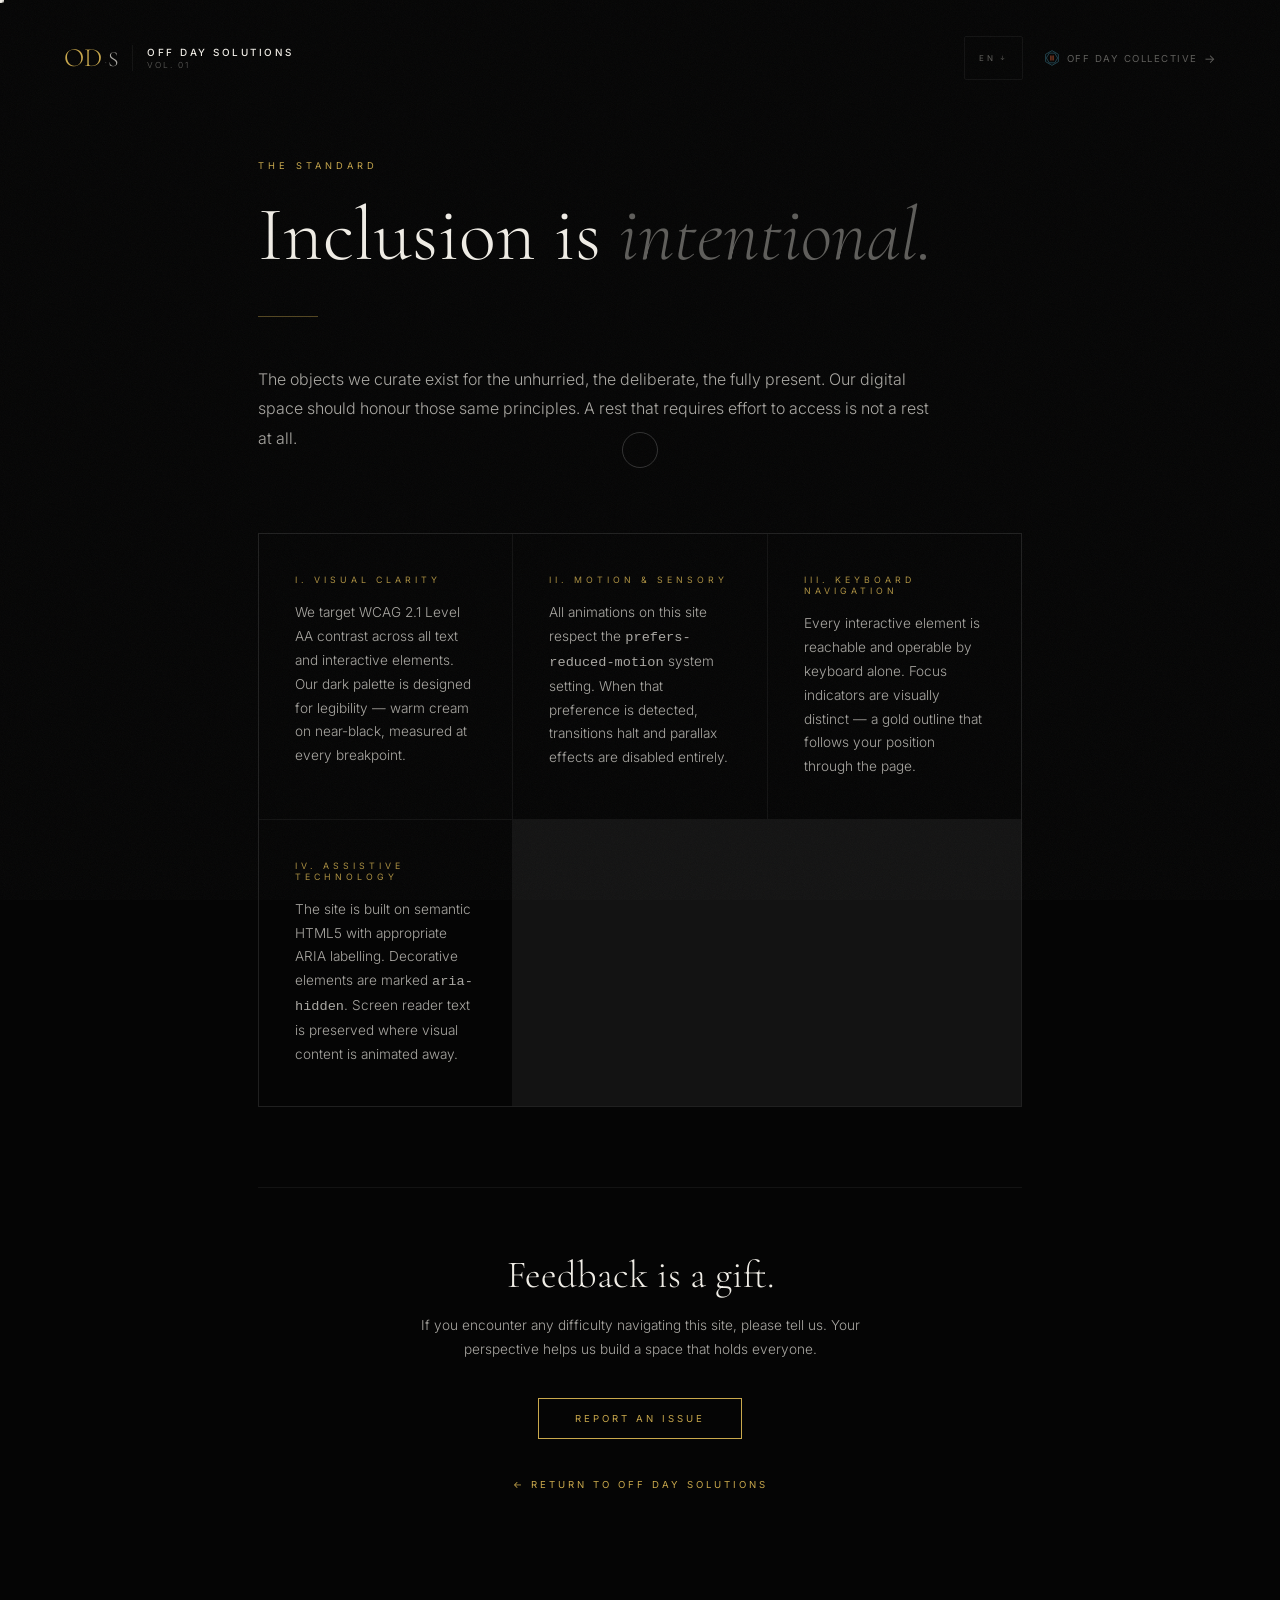
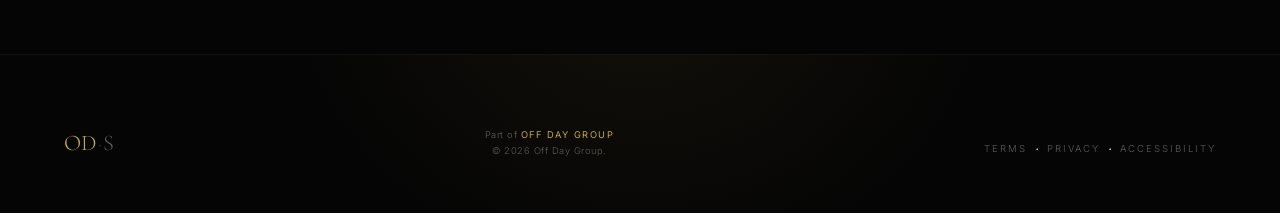
<file: accessibility/index.html>
<!DOCTYPE html>
<html lang="en">
<head>
    <meta charset="UTF-8">
    <meta name="viewport" content="width=device-width, initial-scale=1.0">
    <link rel="icon" type="image/svg+xml" href="data:image/svg+xml,<svg xmlns='http://www.w3.org/2000/svg' viewBox='0 0 32 32'><rect width='32' height='32' rx='4' fill='%23050505'/><text x='50%25' y='54%25' dominant-baseline='middle' text-anchor='middle' font-family='serif' font-size='14' fill='%23C9A84C'>OD</text></svg>">
    <title>Accessibility | Off Day Solutions</title>
    <meta name="robots" content="index, follow">
    <link rel="canonical" href="https://offday.solutions/accessibility">
    <meta name="description" content="Off Day Solutions' commitment to digital inclusion. Clarity and rest should be accessible to everyone.">
    <meta property="og:title" content="Accessibility | Off Day Solutions">
    <meta property="og:description" content="Clarity and rest should be accessible to everyone.">
    <meta property="og:url" content="https://offday.solutions/accessibility">
    <meta property="og:image" content="https://offday.solutions/og-image.jpg">
    <meta property="og:image:width" content="1200">
    <meta property="og:image:height" content="630">

    <link rel="preconnect" href="https://fonts.googleapis.com">
    <link rel="preconnect" href="https://fonts.gstatic.com" crossorigin>
    <link href="https://fonts.googleapis.com/css2?family=Cormorant+Garamond:ital,wght@0,300;0,400;1,300;1,400&family=Inter:wght@300;400;500&display=swap" rel="stylesheet">
    <link rel="stylesheet" href="../css/style.css">

    <style>
        .subpage-main {
            max-width: 860px;
            margin: 0 auto;
            padding: 160px 48px 80px;
        }
        .subpage-label {
            display: block;
            font-family: 'Inter', sans-serif;
            font-size: 0.58rem;
            font-weight: 400;
            letter-spacing: 4px;
            text-transform: uppercase;
            color: var(--accent-gold);
            margin-bottom: 24px;
        }
        .subpage-title {
            font-family: 'Cormorant Garamond', serif;
            font-size: clamp(2.8rem, 6vw, 5rem);
            font-weight: 300;
            line-height: 1.05;
            color: var(--text-main);
            margin-bottom: 40px;
        }
        .subpage-title em { font-style: italic; color: var(--text-muted); }
        .subpage-divider {
            width: 60px;
            height: 1px;
            background: var(--accent-gold);
            opacity: 0.4;
            margin-bottom: 48px;
        }
        .subpage-intro {
            font-family: 'Inter', sans-serif;
            font-size: 1rem;
            font-weight: 300;
            line-height: 1.85;
            color: rgba(240, 237, 230, 0.70);
            max-width: 680px;
            margin-bottom: 80px;
        }
        /* Modules grid */
        .acc-grid {
            display: grid;
            grid-template-columns: repeat(auto-fit, minmax(240px, 1fr));
            gap: 1px;
            background: var(--ui-border);
            border: 1px solid var(--ui-border);
            margin-bottom: 80px;
        }
        .acc-module {
            background: var(--bg-base);
            padding: 40px 36px;
        }
        .acc-module-label {
            display: block;
            font-family: 'Inter', sans-serif;
            font-size: 0.55rem;
            font-weight: 400;
            letter-spacing: 4px;
            text-transform: uppercase;
            color: var(--accent-gold);
            opacity: 0.85;
            margin-bottom: 16px;
        }
        .acc-module p {
            font-family: 'Inter', sans-serif;
            font-size: 0.85rem;
            font-weight: 300;
            line-height: 1.75;
            color: rgba(240, 237, 230, 0.70);
        }
        /* Contact section */
        .acc-contact {
            border-top: 1px solid var(--ui-border);
            padding-top: 64px;
            text-align: center;
            margin-bottom: 80px;
        }
        .acc-contact-heading {
            font-family: 'Cormorant Garamond', serif;
            font-size: clamp(1.6rem, 3vw, 2.4rem);
            font-weight: 300;
            color: var(--text-main);
            margin-bottom: 16px;
        }
        .acc-contact p {
            font-family: 'Inter', sans-serif;
            font-size: 0.85rem;
            font-weight: 300;
            line-height: 1.75;
            color: rgba(240, 237, 230, 0.70);
            max-width: 440px;
            margin: 0 auto 36px;
        }
        .acc-contact-btn {
            display: inline-block;
            padding: 14px 36px;
            border: 1px solid var(--accent-gold);
            font-family: 'Inter', sans-serif;
            font-size: 0.6rem;
            font-weight: 400;
            letter-spacing: 3px;
            text-transform: uppercase;
            color: var(--accent-gold);
            text-decoration: none;
            transition: background 0.3s, color 0.3s;
        }
        .acc-contact-btn:hover {
            background: var(--accent-gold);
            color: var(--bg-base);
        }
        .subpage-return {
            display: inline-flex;
            align-items: center;
            gap: 8px;
            margin-top: 16px;
            font-family: 'Inter', sans-serif;
            font-size: 0.6rem;
            font-weight: 400;
            letter-spacing: 3px;
            text-transform: uppercase;
            color: var(--accent-gold);
            text-decoration: none;
            border-bottom: 1px solid transparent;
            transition: border-color 0.3s, color 0.3s;
            padding-bottom: 3px;
        }
        .subpage-return:hover { border-color: var(--accent-gold); color: var(--text-main); }
        @media (max-width: 768px) {
            .subpage-main { padding: 140px 24px 80px; }
            .acc-module { padding: 32px 24px; }
            .store-footer { padding: 48px 24px; }
        }
    </style>
</head>
<body>

    <a href="#main-content" class="skip-link">Skip to content</a>

    <!-- Grain Texture Overlay -->
    <div class="noise-overlay" aria-hidden="true"></div>

    <!-- Custom Cursor -->
    <div id="cursor" aria-hidden="true"></div>
    <div id="cursor-follower" aria-hidden="true"></div>

    <!-- Navigation -->
    <nav class="store-nav" id="store-nav">
        <a href="/" class="nav-logo hover-magnetic">
            <span class="nav-logo-mark" aria-hidden="true"><span class="nav-logo-od">OD</span><span class="nav-logo-sep">·</span><span class="nav-logo-s">S</span></span>
            <span class="nav-logo-text">
                <span class="nav-logo-main">Off Day Solutions</span>
                <span class="nav-logo-sub">Vol. 01</span>
            </span>
        </a>
        <div class="nav-right">
            <div class="lang-picker" id="lang-picker">
                <button class="lang-btn hover-magnetic" id="lang-btn" aria-haspopup="listbox" aria-expanded="false" aria-label="Select language">
                    <span id="lang-code">EN</span>
                    <span class="lang-chevron" aria-hidden="true">↓</span>
                </button>
                <ul class="lang-dropdown" id="lang-dropdown" role="listbox" aria-label="Language options">
                    <li role="option" data-lang="en"  class="lang-option active" tabindex="-1">English</li>
                    <li role="option" data-lang="es"  class="lang-option" tabindex="-1">Español</li>
                    <li role="option" data-lang="fr"  class="lang-option" tabindex="-1">Français</li>
                    <li role="option" data-lang="de"  class="lang-option" tabindex="-1">Deutsch</li>
                    <li role="option" data-lang="pt"  class="lang-option" tabindex="-1">Português</li>
                    <li role="option" data-lang="ja"  class="lang-option" tabindex="-1">日本語</li>
                    <li role="option" data-lang="zh"  class="lang-option" tabindex="-1">中文</li>
                </ul>
            </div>
            <a href="https://www.offdaycollective.com" class="nav-link hover-magnetic" target="_blank" rel="noopener noreferrer">
                <svg class="nav-odc-mark" viewBox="0 0 200 200" width="18" height="18" aria-hidden="true" fill="none" xmlns="http://www.w3.org/2000/svg"><polygon points="100,18 171,59 171,141 100,182 29,141 29,59" stroke="#2E6070" stroke-width="9" stroke-linejoin="round"/><polygon points="131,46 162,100 131,154 69,154 38,100 69,46" stroke="#2E6070" stroke-width="9" stroke-linejoin="round"/><rect x="82" y="72" width="12" height="56" rx="2" fill="#C05530"/><rect x="106" y="72" width="12" height="56" rx="2" fill="#C05530"/></svg>
                Off Day Collective <span class="nav-arrow">→</span>
            </a>
        </div>
    </nav>

    <main id="main-content" class="subpage-main">

        <span class="subpage-label">The Standard</span>
        <h1 class="subpage-title">Inclusion is <em>intentional.</em></h1>
        <div class="subpage-divider" aria-hidden="true"></div>

        <p class="subpage-intro">
            The objects we curate exist for the unhurried, the deliberate, the fully present. Our digital space should honour those same principles. A rest that requires effort to access is not a rest at all.
        </p>

        <div class="acc-grid" role="list">

            <div class="acc-module" role="listitem">
                <span class="acc-module-label">I. Visual Clarity</span>
                <p>We target WCAG 2.1 Level AA contrast across all text and interactive elements. Our dark palette is designed for legibility — warm cream on near-black, measured at every breakpoint.</p>
            </div>

            <div class="acc-module" role="listitem">
                <span class="acc-module-label">II. Motion &amp; Sensory</span>
                <p>All animations on this site respect the <code>prefers-reduced-motion</code> system setting. When that preference is detected, transitions halt and parallax effects are disabled entirely.</p>
            </div>

            <div class="acc-module" role="listitem">
                <span class="acc-module-label">III. Keyboard Navigation</span>
                <p>Every interactive element is reachable and operable by keyboard alone. Focus indicators are visually distinct — a gold outline that follows your position through the page.</p>
            </div>

            <div class="acc-module" role="listitem">
                <span class="acc-module-label">IV. Assistive Technology</span>
                <p>The site is built on semantic HTML5 with appropriate ARIA labelling. Decorative elements are marked <code>aria-hidden</code>. Screen reader text is preserved where visual content is animated away.</p>
            </div>

        </div>

        <div class="acc-contact">
            <h2 class="acc-contact-heading">Feedback is a gift.</h2>
            <p>If you encounter any difficulty navigating this site, please tell us. Your perspective helps us build a space that holds everyone.</p>
            <a href="mailto:hello@offday.solutions?subject=Accessibility%20%E2%80%94%20Off%20Day%20Solutions" class="acc-contact-btn hover-magnetic">
                Report an Issue
            </a>
            <br>
            <a href="/" class="subpage-return" style="margin-top: 40px;">← Return to Off Day Solutions</a>
        </div>

    </main>

    <footer class="store-footer">
        <div class="footer-inner">
            <div class="footer-bottom">
                <div class="footer-brand-mark">
                    <span class="footer-od">OD</span><span class="footer-sep">·</span><span class="footer-s">S</span>
                </div>
                <div class="footer-bottom-meta">
                    <p>Part of <a href="https://www.offdaycollective.com" class="footer-eco-link" target="_blank" rel="noopener noreferrer">Off Day Group</a></p>
                    <p class="footer-copyright">© 2026 Off Day Group.</p>
                </div>
                <nav class="footer-legal" aria-label="Legal">
                    <a href="/terms" class="footer-legal-link">Terms</a>
                    <span aria-hidden="true">·</span>
                    <a href="/privacy" class="footer-legal-link">Privacy</a>
                    <span aria-hidden="true">·</span>
                    <a href="/accessibility" class="footer-legal-link" aria-current="page">Accessibility</a>
                </nav>
            </div>
        </div>
    </footer>

    <script src="../js/i18n.js"></script>
    <script src="../js/app.js"></script>
</body>
</html>
</file>
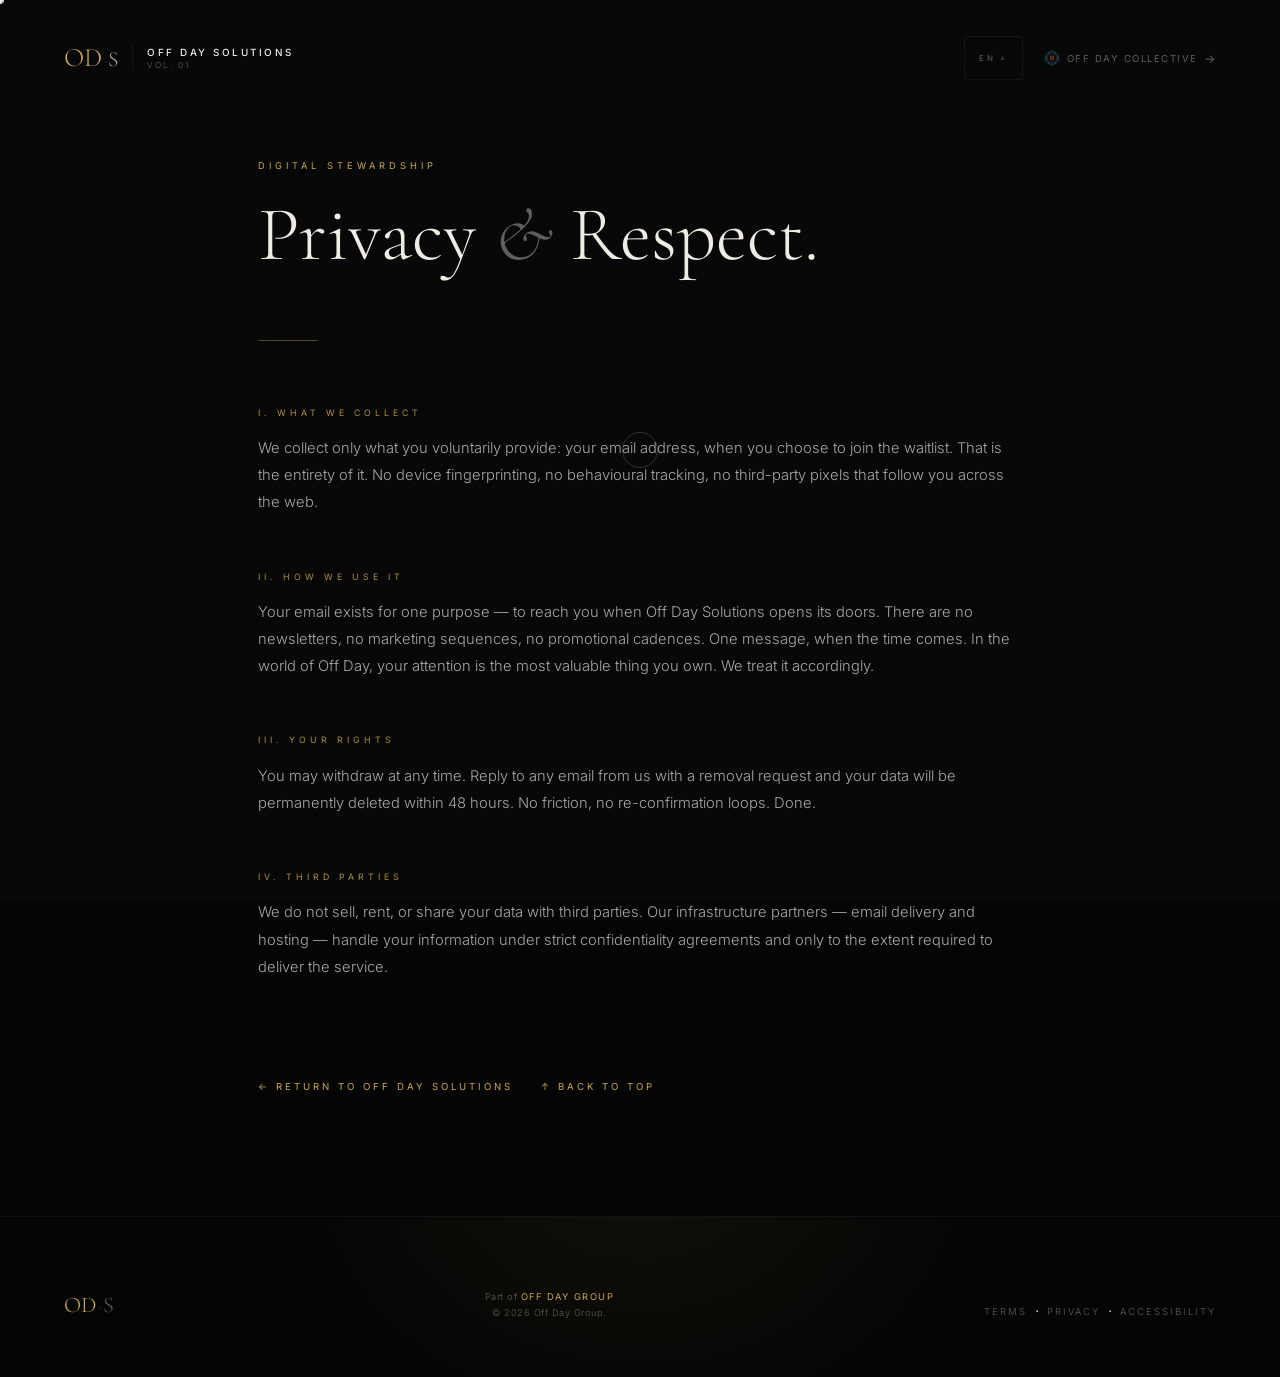
<file: privacy/index.html>
<!DOCTYPE html>
<html lang="en">
<head>
    <meta charset="UTF-8">
    <meta name="viewport" content="width=device-width, initial-scale=1.0">
    <link rel="icon" type="image/svg+xml" href="data:image/svg+xml,<svg xmlns='http://www.w3.org/2000/svg' viewBox='0 0 32 32'><rect width='32' height='32' rx='4' fill='%23050505'/><text x='50%25' y='54%25' dominant-baseline='middle' text-anchor='middle' font-family='serif' font-size='14' fill='%23C9A84C'>OD</text></svg>">
    <title>Privacy | Off Day Solutions</title>
    <meta name="robots" content="noindex, follow">
    <link rel="canonical" href="https://offday.solutions/privacy">
    <meta name="description" content="Privacy policy for Off Day Solutions. We only collect your email. Your attention is sacred.">
    <meta property="og:title" content="Privacy | Off Day Solutions">
    <meta property="og:description" content="We only collect what you voluntarily provide.">
    <meta property="og:url" content="https://offday.solutions/privacy">
    <meta property="og:image" content="https://offday.solutions/og-image.jpg">
    <meta property="og:image:width" content="1200">
    <meta property="og:image:height" content="630">

    <link rel="preconnect" href="https://fonts.googleapis.com">
    <link rel="preconnect" href="https://fonts.gstatic.com" crossorigin>
    <link href="https://fonts.googleapis.com/css2?family=Cormorant+Garamond:ital,wght@0,300;0,400;1,300;1,400&family=Inter:wght@300;400;500&display=swap" rel="stylesheet">
    <link rel="stylesheet" href="../css/style.css">

    <style>
        .subpage-main {
            max-width: 860px;
            margin: 0 auto;
            padding: 160px 48px 120px;
        }
        .subpage-label {
            display: block;
            font-family: 'Inter', sans-serif;
            font-size: 0.58rem;
            font-weight: 400;
            letter-spacing: 4px;
            text-transform: uppercase;
            color: var(--accent-gold);
            margin-bottom: 24px;
        }
        .subpage-title {
            font-family: 'Cormorant Garamond', serif;
            font-size: clamp(2.8rem, 6vw, 5rem);
            font-weight: 300;
            line-height: 1.05;
            color: var(--text-main);
            margin-bottom: 64px;
        }
        .subpage-title em { font-style: italic; color: var(--text-muted); }
        .subpage-divider {
            width: 60px;
            height: 1px;
            background: var(--accent-gold);
            opacity: 0.4;
            margin-bottom: 64px;
        }
        .subpage-section-label {
            display: block;
            font-family: 'Inter', sans-serif;
            font-size: 0.55rem;
            font-weight: 400;
            letter-spacing: 4px;
            text-transform: uppercase;
            color: var(--accent-gold);
            opacity: 0.85;
            margin-top: 52px;
            margin-bottom: 14px;
        }
        .subpage-body-text {
            font-family: 'Inter', sans-serif;
            font-size: 0.92rem;
            font-weight: 300;
            line-height: 1.85;
            color: rgba(240, 237, 230, 0.70);
        }
        .subpage-body-text p { margin-bottom: 20px; }
        .subpage-return {
            display: inline-flex;
            align-items: center;
            gap: 8px;
            margin-top: 80px;
            font-family: 'Inter', sans-serif;
            font-size: 0.6rem;
            font-weight: 400;
            letter-spacing: 3px;
            text-transform: uppercase;
            color: var(--accent-gold);
            text-decoration: none;
            border-bottom: 1px solid transparent;
            transition: border-color 0.3s, color 0.3s;
            padding-bottom: 3px;
        }
        .subpage-return:hover { border-color: var(--accent-gold); color: var(--text-main); }
        @media (max-width: 768px) {
            .subpage-main { padding: 140px 24px 80px; }
            .store-footer { padding: 48px 24px; }
        }
    </style>
</head>
<body id="top">

    <a href="#main-content" class="skip-link">Skip to content</a>

    <!-- Grain Texture Overlay -->
    <div class="noise-overlay" aria-hidden="true"></div>

    <!-- Custom Cursor -->
    <div id="cursor" aria-hidden="true"></div>
    <div id="cursor-follower" aria-hidden="true"></div>

    <!-- Navigation -->
    <nav class="store-nav" id="store-nav">
        <a href="/" class="nav-logo hover-magnetic">
            <span class="nav-logo-mark" aria-hidden="true"><span class="nav-logo-od">OD</span><span class="nav-logo-sep">·</span><span class="nav-logo-s">S</span></span>
            <span class="nav-logo-text">
                <span class="nav-logo-main">Off Day Solutions</span>
                <span class="nav-logo-sub">Vol. 01</span>
            </span>
        </a>
        <div class="nav-right">
            <div class="lang-picker" id="lang-picker">
                <button class="lang-btn hover-magnetic" id="lang-btn" aria-haspopup="listbox" aria-expanded="false" aria-label="Select language">
                    <span id="lang-code">EN</span>
                    <span class="lang-chevron" aria-hidden="true">↓</span>
                </button>
                <ul class="lang-dropdown" id="lang-dropdown" role="listbox" aria-label="Language options">
                    <li role="option" data-lang="en"  class="lang-option active" tabindex="-1">English</li>
                    <li role="option" data-lang="es"  class="lang-option" tabindex="-1">Español</li>
                    <li role="option" data-lang="fr"  class="lang-option" tabindex="-1">Français</li>
                    <li role="option" data-lang="de"  class="lang-option" tabindex="-1">Deutsch</li>
                    <li role="option" data-lang="pt"  class="lang-option" tabindex="-1">Português</li>
                    <li role="option" data-lang="ja"  class="lang-option" tabindex="-1">日本語</li>
                    <li role="option" data-lang="zh"  class="lang-option" tabindex="-1">中文</li>
                </ul>
            </div>
            <a href="https://www.offdaycollective.com" class="nav-link hover-magnetic" target="_blank" rel="noopener noreferrer">
                <svg class="nav-odc-mark" viewBox="0 0 200 200" width="18" height="18" aria-hidden="true" fill="none" xmlns="http://www.w3.org/2000/svg"><polygon points="100,18 171,59 171,141 100,182 29,141 29,59" stroke="#2E6070" stroke-width="9" stroke-linejoin="round"/><polygon points="131,46 162,100 131,154 69,154 38,100 69,46" stroke="#2E6070" stroke-width="9" stroke-linejoin="round"/><rect x="82" y="72" width="12" height="56" rx="2" fill="#C05530"/><rect x="106" y="72" width="12" height="56" rx="2" fill="#C05530"/></svg>
                Off Day Collective <span class="nav-arrow">→</span>
            </a>
        </div>
    </nav>

    <main id="main-content" class="subpage-main">

        <span class="subpage-label">Digital Stewardship</span>
        <h1 class="subpage-title">Privacy <em>&amp;</em> Respect.</h1>
        <div class="subpage-divider" aria-hidden="true"></div>

        <div class="subpage-body-text">

            <span class="subpage-section-label">I. What We Collect</span>
            <p>We collect only what you voluntarily provide: your email address, when you choose to join the waitlist. That is the entirety of it. No device fingerprinting, no behavioural tracking, no third-party pixels that follow you across the web.</p>

            <span class="subpage-section-label">II. How We Use It</span>
            <p>Your email exists for one purpose — to reach you when Off Day Solutions opens its doors. There are no newsletters, no marketing sequences, no promotional cadences. One message, when the time comes. In the world of Off Day, your attention is the most valuable thing you own. We treat it accordingly.</p>

            <span class="subpage-section-label">III. Your Rights</span>
            <p>You may withdraw at any time. Reply to any email from us with a removal request and your data will be permanently deleted within 48 hours. No friction, no re-confirmation loops. Done.</p>

            <span class="subpage-section-label">IV. Third Parties</span>
            <p>We do not sell, rent, or share your data with third parties. Our infrastructure partners — email delivery and hosting — handle your information under strict confidentiality agreements and only to the extent required to deliver the service.</p>

        </div>

        <a href="/" class="subpage-return">← Return to Off Day Solutions</a>
        <a href="#top" class="subpage-return" style="margin-left: 24px;">↑ Back to top</a>

    </main>

    <footer class="store-footer">
        <div class="footer-inner">
            <div class="footer-bottom">
                <div class="footer-brand-mark">
                    <span class="footer-od">OD</span><span class="footer-sep">·</span><span class="footer-s">S</span>
                </div>
                <div class="footer-bottom-meta">
                    <p>Part of <a href="https://www.offdaycollective.com" class="footer-eco-link" target="_blank" rel="noopener noreferrer">Off Day Group</a></p>
                    <p class="footer-copyright">© 2026 Off Day Group.</p>
                </div>
                <nav class="footer-legal" aria-label="Legal">
                    <a href="/terms" class="footer-legal-link">Terms</a>
                    <span aria-hidden="true">·</span>
                    <a href="/privacy" class="footer-legal-link" aria-current="page">Privacy</a>
                    <span aria-hidden="true">·</span>
                    <a href="/accessibility" class="footer-legal-link">Accessibility</a>
                </nav>
            </div>
        </div>
    </footer>

    <script src="../js/i18n.js"></script>
    <script src="../js/app.js"></script>
</body>
</html>
</file>
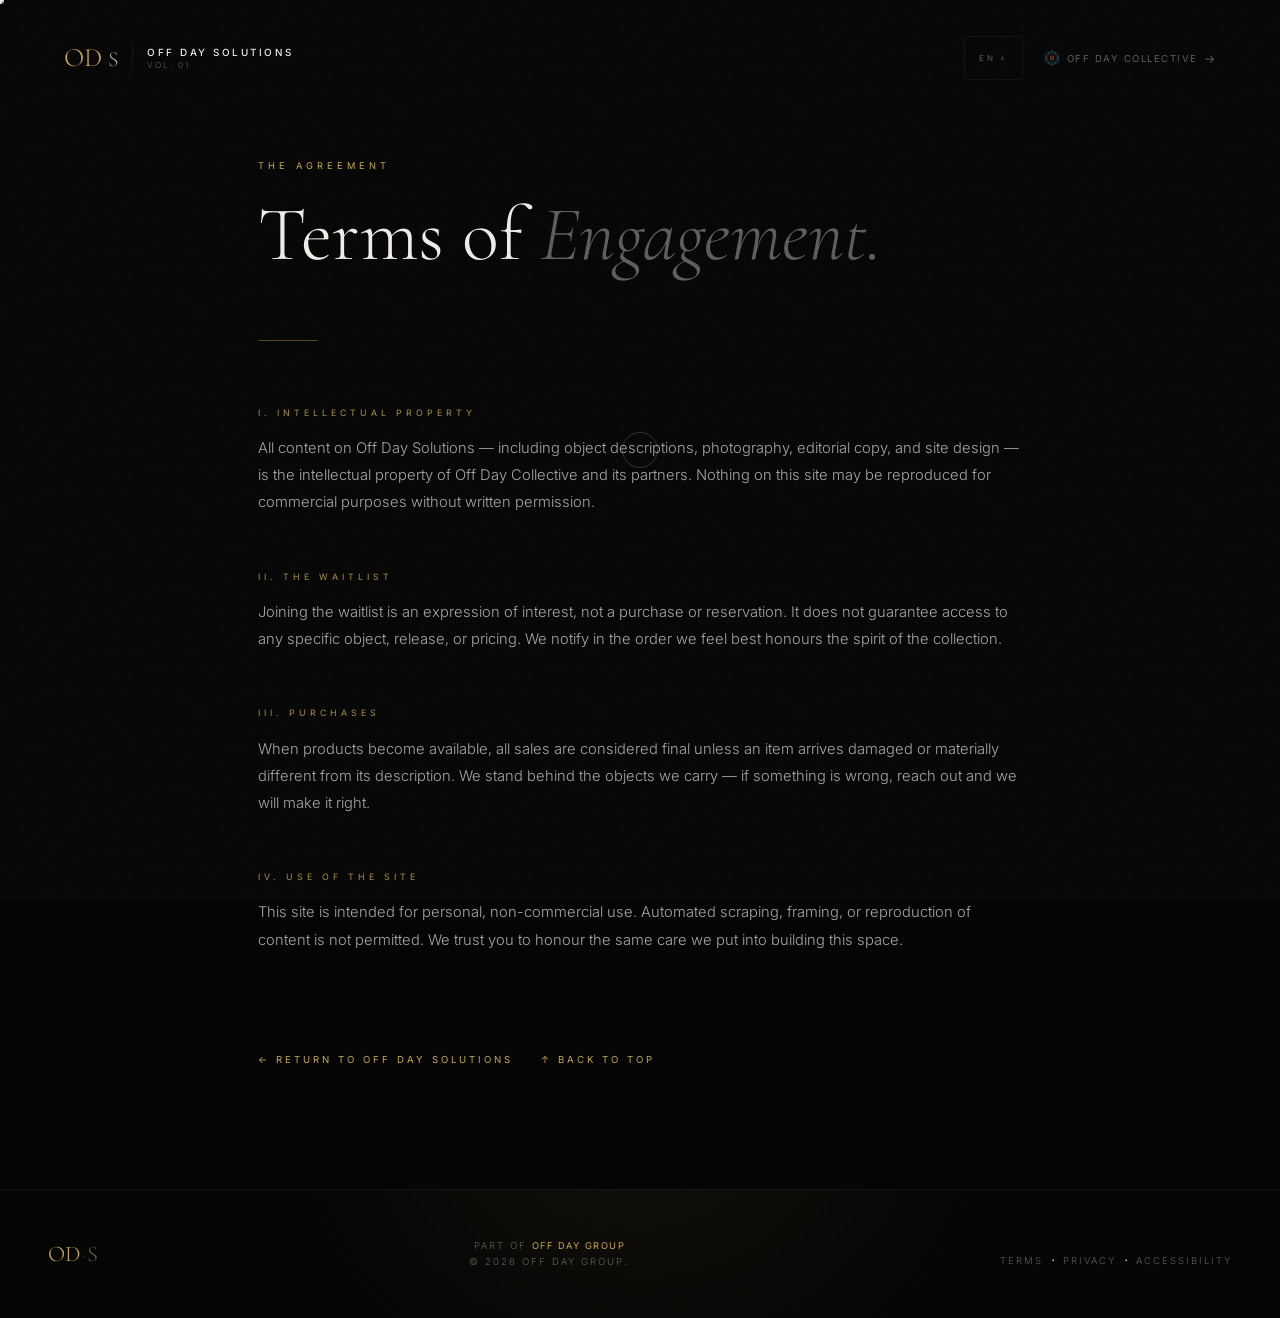
<file: terms/index.html>
<!DOCTYPE html>
<html lang="en">
<head>
    <meta charset="UTF-8">
    <meta name="viewport" content="width=device-width, initial-scale=1.0">
    <link rel="icon" type="image/svg+xml" href="data:image/svg+xml,<svg xmlns='http://www.w3.org/2000/svg' viewBox='0 0 32 32'><rect width='32' height='32' rx='4' fill='%23050505'/><text x='50%25' y='54%25' dominant-baseline='middle' text-anchor='middle' font-family='serif' font-size='14' fill='%23C9A84C'>OD</text></svg>">
    <title>Terms | Off Day Solutions</title>
    <meta name="robots" content="noindex, follow">
    <link rel="canonical" href="https://offday.solutions/terms">
    <meta name="description" content="Terms of engagement for Off Day Solutions. A curated inventory for the unstructured hour.">
    <meta property="og:title" content="Terms | Off Day Solutions">
    <meta property="og:description" content="Terms of engagement for Off Day Solutions.">
    <meta property="og:url" content="https://offday.solutions/terms">
    <meta property="og:image" content="https://offday.solutions/og-image.jpg">
    <meta property="og:image:width" content="1200">
    <meta property="og:image:height" content="630">

    <link rel="preconnect" href="https://fonts.googleapis.com">
    <link rel="preconnect" href="https://fonts.gstatic.com" crossorigin>
    <link href="https://fonts.googleapis.com/css2?family=Cormorant+Garamond:ital,wght@0,300;0,400;1,300;1,400&family=Inter:wght@300;400;500&display=swap" rel="stylesheet">
    <link rel="stylesheet" href="../css/style.css">

    <style>
        .subpage-body { min-height: 100vh; }
        .subpage-main {
            max-width: 860px;
            margin: 0 auto;
            padding: 160px 48px 120px;
        }
        .subpage-label {
            display: block;
            font-family: 'Inter', sans-serif;
            font-size: 0.58rem;
            font-weight: 400;
            letter-spacing: 4px;
            text-transform: uppercase;
            color: var(--accent-gold);
            margin-bottom: 24px;
        }
        .subpage-title {
            font-family: 'Cormorant Garamond', serif;
            font-size: clamp(2.8rem, 6vw, 5rem);
            font-weight: 300;
            line-height: 1.05;
            color: var(--text-main);
            margin-bottom: 64px;
        }
        .subpage-title em { font-style: italic; color: var(--text-muted); }
        .subpage-divider {
            width: 60px;
            height: 1px;
            background: var(--accent-gold);
            opacity: 0.4;
            margin-bottom: 64px;
        }
        .subpage-section-label {
            display: block;
            font-family: 'Inter', sans-serif;
            font-size: 0.55rem;
            font-weight: 400;
            letter-spacing: 4px;
            text-transform: uppercase;
            color: var(--accent-gold);
            opacity: 0.85;
            margin-top: 52px;
            margin-bottom: 14px;
        }
        .subpage-body-text {
            font-family: 'Inter', sans-serif;
            font-size: 0.92rem;
            font-weight: 300;
            line-height: 1.85;
            color: rgba(240, 237, 230, 0.70);
        }
        .subpage-body-text p { margin-bottom: 20px; }
        .subpage-return {
            display: inline-flex;
            align-items: center;
            gap: 8px;
            margin-top: 80px;
            font-family: 'Inter', sans-serif;
            font-size: 0.6rem;
            font-weight: 400;
            letter-spacing: 3px;
            text-transform: uppercase;
            color: var(--accent-gold);
            text-decoration: none;
            border-bottom: 1px solid transparent;
            transition: border-color 0.3s, color 0.3s;
            padding-bottom: 3px;
        }
        .subpage-return:hover { border-color: var(--accent-gold); color: var(--text-main); }
        .subpage-footer {
            border-top: 1px solid var(--ui-border);
            padding: 48px;
            text-align: center;
        }
        .subpage-footer p {
            font-family: 'Inter', sans-serif;
            font-size: 0.6rem;
            letter-spacing: 2px;
            text-transform: uppercase;
            color: var(--text-muted);
        }
        @media (max-width: 768px) {
            .subpage-main { padding: 140px 24px 80px; }
            .store-footer { padding: 48px 24px; }
        }
    </style>
</head>
<body id="top">

    <a href="#main-content" class="skip-link">Skip to content</a>

    <!-- Grain Texture Overlay -->
    <div class="noise-overlay" aria-hidden="true"></div>

    <!-- Custom Cursor -->
    <div id="cursor" aria-hidden="true"></div>
    <div id="cursor-follower" aria-hidden="true"></div>

    <!-- Navigation -->
    <nav class="store-nav" id="store-nav">
        <a href="/" class="nav-logo hover-magnetic">
            <span class="nav-logo-mark" aria-hidden="true"><span class="nav-logo-od">OD</span><span class="nav-logo-sep">·</span><span class="nav-logo-s">S</span></span>
            <span class="nav-logo-text">
                <span class="nav-logo-main">Off Day Solutions</span>
                <span class="nav-logo-sub">Vol. 01</span>
            </span>
        </a>
        <div class="nav-right">
            <div class="lang-picker" id="lang-picker">
                <button class="lang-btn hover-magnetic" id="lang-btn" aria-haspopup="listbox" aria-expanded="false" aria-label="Select language">
                    <span id="lang-code">EN</span>
                    <span class="lang-chevron" aria-hidden="true">↓</span>
                </button>
                <ul class="lang-dropdown" id="lang-dropdown" role="listbox" aria-label="Language options">
                    <li role="option" data-lang="en"  class="lang-option active" tabindex="-1">English</li>
                    <li role="option" data-lang="es"  class="lang-option" tabindex="-1">Español</li>
                    <li role="option" data-lang="fr"  class="lang-option" tabindex="-1">Français</li>
                    <li role="option" data-lang="de"  class="lang-option" tabindex="-1">Deutsch</li>
                    <li role="option" data-lang="pt"  class="lang-option" tabindex="-1">Português</li>
                    <li role="option" data-lang="ja"  class="lang-option" tabindex="-1">日本語</li>
                    <li role="option" data-lang="zh"  class="lang-option" tabindex="-1">中文</li>
                </ul>
            </div>
            <a href="https://www.offdaycollective.com" class="nav-link hover-magnetic" target="_blank" rel="noopener noreferrer">
                <svg class="nav-odc-mark" viewBox="0 0 200 200" width="18" height="18" aria-hidden="true" fill="none" xmlns="http://www.w3.org/2000/svg"><polygon points="100,18 171,59 171,141 100,182 29,141 29,59" stroke="#2E6070" stroke-width="9" stroke-linejoin="round"/><polygon points="131,46 162,100 131,154 69,154 38,100 69,46" stroke="#2E6070" stroke-width="9" stroke-linejoin="round"/><rect x="82" y="72" width="12" height="56" rx="2" fill="#C05530"/><rect x="106" y="72" width="12" height="56" rx="2" fill="#C05530"/></svg>
                Off Day Collective <span class="nav-arrow">→</span>
            </a>
        </div>
    </nav>

    <main id="main-content" class="subpage-main">

        <span class="subpage-label">The Agreement</span>
        <h1 class="subpage-title">Terms of <em>Engagement.</em></h1>
        <div class="subpage-divider" aria-hidden="true"></div>

        <div class="subpage-body-text">

            <span class="subpage-section-label">I. Intellectual Property</span>
            <p>All content on Off Day Solutions — including object descriptions, photography, editorial copy, and site design — is the intellectual property of Off Day Collective and its partners. Nothing on this site may be reproduced for commercial purposes without written permission.</p>

            <span class="subpage-section-label">II. The Waitlist</span>
            <p>Joining the waitlist is an expression of interest, not a purchase or reservation. It does not guarantee access to any specific object, release, or pricing. We notify in the order we feel best honours the spirit of the collection.</p>

            <span class="subpage-section-label">III. Purchases</span>
            <p>When products become available, all sales are considered final unless an item arrives damaged or materially different from its description. We stand behind the objects we carry — if something is wrong, reach out and we will make it right.</p>

            <span class="subpage-section-label">IV. Use of the Site</span>
            <p>This site is intended for personal, non-commercial use. Automated scraping, framing, or reproduction of content is not permitted. We trust you to honour the same care we put into building this space.</p>

        </div>

        <a href="/" class="subpage-return">← Return to Off Day Solutions</a>
        <a href="#top" class="subpage-return" style="margin-left: 24px;">↑ Back to top</a>

    </main>

    <footer class="store-footer subpage-footer">
        <div class="footer-inner">
            <div class="footer-bottom">
                <div class="footer-brand-mark">
                    <span class="footer-od">OD</span><span class="footer-sep">·</span><span class="footer-s">S</span>
                </div>
                <div class="footer-bottom-meta">
                    <p>Part of <a href="https://www.offdaycollective.com" class="footer-eco-link" target="_blank" rel="noopener noreferrer">Off Day Group</a></p>
                    <p class="footer-copyright">© 2026 Off Day Group.</p>
                </div>
                <nav class="footer-legal" aria-label="Legal">
                    <a href="/terms" class="footer-legal-link" aria-current="page">Terms</a>
                    <span aria-hidden="true">·</span>
                    <a href="/privacy" class="footer-legal-link">Privacy</a>
                    <span aria-hidden="true">·</span>
                    <a href="/accessibility" class="footer-legal-link">Accessibility</a>
                </nav>
            </div>
        </div>
    </footer>

    <script src="../js/i18n.js"></script>
    <script src="../js/app.js"></script>
</body>
</html>
</file>
<file: css/style.css>
/* ============================================================
   OFF DAY SOLUTIONS — Holding Page
   Dark luxury. Unhurried. Editorial.
   ============================================================ */

/* ── Design Tokens ────────────────────────────────────────── */
:root {
    --bg-base:            #050505;
    --bg-card:            #0B0B0B;
    --text-main:          #F0EDE6;
    --text-muted:         rgba(240, 237, 230, 0.38);
    --text-faint:         rgba(240, 237, 230, 0.18);
    --accent-gold:        #C9A84C;
    --accent-gold-dim:    rgba(201, 168, 76, 0.10);
    --accent-gold-glow:   rgba(201, 168, 76, 0.06);
    --ui-border:          rgba(255, 255, 255, 0.055);
    --ui-border-strong:   rgba(255, 255, 255, 0.10);
    --ui-glass:           rgba(5, 5, 5, 0.72);

    --ease-out-expo:      cubic-bezier(0.16, 1, 0.3, 1);
    --ease-in-out-circ:   cubic-bezier(0.85, 0, 0.15, 1);
    --ease-out-quart:     cubic-bezier(0.25, 1, 0.5, 1);
}

/* ── @property — enables conic gradient ring animation ───── */
@property --ring-pos {
    syntax: '<angle>';
    inherits: false;
    initial-value: 0deg;
}

/* ── Reset ────────────────────────────────────────────────── */
*, *::before, *::after { margin: 0; padding: 0; box-sizing: border-box; }
html { scroll-behavior: smooth; }
body {
    background: #050505; /* hardcoded fallback in case custom properties fail */
    background: var(--bg-base);
    color: #F0EDE6;
    color: var(--text-main);
    font-family: 'Inter', sans-serif;
    font-weight: 300;
    overflow-x: hidden;
    -webkit-font-smoothing: antialiased;
    -moz-osx-font-smoothing: grayscale;
}
img { display: block; width: 100%; }
a { text-decoration: none; color: inherit; }
button { cursor: none; }
html:has(body.custom-cursor-active),
body.custom-cursor-active,
body.custom-cursor-active *,
body.custom-cursor-active *:hover,
body.custom-cursor-active *:focus { cursor: none !important; }

/* ── Noise Grain ──────────────────────────────────────────── */
.noise-overlay {
    position: fixed;
    inset: 0;
    z-index: 9999;
    pointer-events: none;
    opacity: 0.038;
    background-image: url("data:image/svg+xml,%3Csvg viewBox='0 0 256 256' xmlns='http://www.w3.org/2000/svg'%3E%3Cfilter id='n'%3E%3CfeTurbulence type='fractalNoise' baseFrequency='0.9' numOctaves='4' stitchTiles='stitch'/%3E%3C/filter%3E%3Crect width='100%25' height='100%25' filter='url(%23n)'/%3E%3C/svg%3E");
    background-size: 200px 200px;
}

/* ── Custom Cursor ────────────────────────────────────────── */
#cursor {
    position: fixed;
    top: 0; left: 0;
    width: 7px; height: 7px;
    background: var(--text-main);
    border-radius: 50%;
    pointer-events: none;
    z-index: 10000;
    transform: translate(-50%, -50%);
    transition: width 0.35s var(--ease-out-expo),
                height 0.35s var(--ease-out-expo),
                background 0.35s;
    will-change: transform;
}
#cursor-follower {
    position: fixed;
    top: 0; left: 0;
    width: 36px; height: 36px;
    border: 1px solid rgba(255, 255, 255, 0.18);
    border-radius: 50%;
    pointer-events: none;
    z-index: 9999;
    transform: translate(-50%, -50%);
    transition: width 0.45s var(--ease-out-expo),
                height 0.45s var(--ease-out-expo),
                border-color 0.45s,
                background 0.45s;
    will-change: transform;
}
#cursor-follower.magnetic-active {
    width: 56px; height: 56px;
    border-color: var(--accent-gold);
    background: var(--accent-gold-dim);
}

/* ── Navigation ───────────────────────────────────────────── */
.store-nav {
    position: fixed;
    top: 0; width: 100%;
    z-index: 1000;
    display: flex;
    justify-content: space-between;
    align-items: center;
    padding: 36px 64px;
    background: transparent;
    transition: background 0.6s, padding 0.5s var(--ease-out-expo),
                transform 0.6s var(--ease-out-expo), border-color 0.6s;
    border-bottom: 1px solid transparent;
}
.store-nav.scrolled {
    background: var(--ui-glass);
    padding: 22px 64px;
    backdrop-filter: blur(24px);
    -webkit-backdrop-filter: blur(24px);
    border-bottom-color: var(--ui-border);
}
.store-nav.hidden { transform: translateY(-100%); }

.nav-logo {
    display: flex;
    flex-direction: row;
    align-items: center;
    gap: 0;
}
.nav-logo-mark {
    font-family: 'Cormorant Garamond', serif;
    font-size: 1.65rem;
    font-weight: 300;
    line-height: 1;
    display: flex;
    align-items: baseline;
    padding-right: 14px;
    margin-right: 14px;
    border-right: 1px solid var(--ui-border);
    letter-spacing: 0.01em;
}
.nav-logo-od {
    color: var(--accent-gold);
}
.nav-logo-sep {
    color: var(--text-faint);
    font-size: 0.65em;
    margin: 0 1px;
}
.nav-logo-s {
    color: rgba(240, 237, 230, 0.70);
    font-size: 0.82em;
}
.nav-logo-text {
    display: flex;
    flex-direction: column;
    gap: 2px;
}
.nav-logo-main {
    font-family: 'Inter', sans-serif;
    font-size: 0.62rem;
    font-weight: 500;
    letter-spacing: 2.5px;
    text-transform: uppercase;
    color: var(--text-main);
}
.nav-logo-sub {
    font-family: 'Inter', sans-serif;
    font-size: 0.52rem;
    letter-spacing: 2px;
    text-transform: uppercase;
    color: var(--text-muted);
}
.nav-link {
    font-family: 'Inter', sans-serif;
    font-size: 0.6rem;
    font-weight: 400;
    letter-spacing: 1.5px;
    text-transform: uppercase;
    color: var(--text-muted);
    transition: color 0.3s;
    display: flex;
    align-items: center;
    gap: 6px;
}
.nav-link:hover { color: var(--text-main); }
.nav-odc-mark {
    display: inline-block;
    vertical-align: middle;
    flex-shrink: 0;
    opacity: 0.8;
    transition: opacity 0.3s;
}
.nav-link:hover .nav-odc-mark { opacity: 1; }
.nav-arrow {
    font-size: 0.75rem;
    transition: transform 0.3s var(--ease-out-expo);
}
.nav-link:hover .nav-arrow { transform: translateX(3px); }

/* ── Hero ─────────────────────────────────────────────────── */
.hero {
    position: relative;
    height: 100svh;
    min-height: 680px;
    display: flex;
    align-items: center;
    justify-content: center;
    overflow: hidden;
}

/* Animated gradient blobs */
.hero-orbs {
    position: absolute;
    inset: 0;
    pointer-events: none;
    overflow: hidden;
}
.hero-orb {
    position: absolute;
    border-radius: 50%;
    filter: blur(90px);
    will-change: transform;
}
.hero-orb--1 {
    width: 70vmax;
    height: 70vmax;
    top: -20%;
    left: -15%;
    background: radial-gradient(circle, rgba(201, 168, 76, 0.07) 0%, transparent 65%);
    animation: orb-drift-1 32s ease-in-out infinite alternate;
}
.hero-orb--2 {
    width: 55vmax;
    height: 55vmax;
    bottom: -25%;
    right: -10%;
    background: radial-gradient(circle, rgba(201, 168, 76, 0.05) 0%, transparent 60%);
    animation: orb-drift-2 42s ease-in-out infinite alternate;
}
.hero-orb--3 {
    width: 40vmax;
    height: 40vmax;
    top: 30%;
    left: 40%;
    background: radial-gradient(circle, rgba(240, 237, 230, 0.025) 0%, transparent 55%);
    animation: orb-drift-3 26s ease-in-out infinite alternate;
}

@keyframes orb-drift-1 {
    0%   { transform: translate(0, 0) scale(1); }
    33%  { transform: translate(8vw, 5vh) scale(1.08); }
    66%  { transform: translate(-4vw, 10vh) scale(0.96); }
    100% { transform: translate(12vw, -6vh) scale(1.04); }
}
@keyframes orb-drift-2 {
    0%   { transform: translate(0, 0) scale(1); }
    40%  { transform: translate(-10vw, -8vh) scale(1.1); }
    80%  { transform: translate(5vw, -14vh) scale(0.93); }
    100% { transform: translate(-6vw, 4vh) scale(1.06); }
}
@keyframes orb-drift-3 {
    0%   { transform: translate(0, 0) scale(1); }
    50%  { transform: translate(-15vw, -10vh) scale(1.15); }
    100% { transform: translate(10vw, 8vh) scale(0.9); }
}

/* Hero content */
.hero-content {
    position: relative;
    z-index: 2;
    text-align: center;
    padding: 0 24px;
    max-width: 960px;
}
.hero-eyebrow {
    display: block;
    font-family: 'Inter', sans-serif;
    font-size: 0.58rem;
    font-weight: 400;
    letter-spacing: 4px;
    text-transform: uppercase;
    color: var(--accent-gold);
    margin-bottom: 36px;
}
.hero-title {
    font-family: 'Cormorant Garamond', serif;
    font-size: clamp(3.8rem, 9.5vw, 8.5rem);
    font-weight: 300;
    line-height: 1.0;
    letter-spacing: -0.01em;
    margin-bottom: 40px;
    padding-bottom: 0.06em; /* protect descenders on final line */
}
.hero-title em {
    font-style: italic;
    color: var(--text-muted);
}
.hero-sub {
    font-family: 'Inter', sans-serif;
    font-size: clamp(0.82rem, 1.2vw, 0.95rem);
    font-weight: 300;
    line-height: 1.8;
    color: var(--text-muted);
    margin-bottom: 52px;
    max-width: 520px;
    margin-left: auto;
    margin-right: auto;
}
.hero-br { display: inline; }

/* CTA link */
.hero-cta {
    display: inline-flex;
    align-items: center;
    gap: 12px;
    font-family: 'Inter', sans-serif;
    font-size: 0.62rem;
    font-weight: 500;
    letter-spacing: 2.5px;
    text-transform: uppercase;
    color: var(--text-main);
    padding: 18px 36px;
    border: 1px solid var(--ui-border-strong);
    position: relative;
    overflow: visible;     /* was: hidden — ring needs to paint 1px outside bounds */
    isolation: isolate;    /* creates stacking context for z-index: -1 ring */
    transition: border-color 0.4s, color 0.4s;
}
.hero-cta::before {
    content: '';
    position: absolute;
    inset: 0;
    background: var(--accent-gold-dim);
    transform: translateX(-101%);
    transition: transform 0.5s var(--ease-out-expo);
    clip-path: inset(0);   /* replaces overflow:hidden clipping for the fill slide */
}
/* Orbiting gradient ring — @property powers the conic-gradient animation */
.hero-cta::after {
    content: '';
    position: absolute;
    inset: -1px;
    border-radius: inherit;
    background: conic-gradient(
        from var(--ring-pos),
        transparent 0%,
        rgba(201, 168, 76, 0) 12%,
        rgba(201, 168, 76, 0.65) 30%,
        rgba(201, 168, 76, 0.65) 38%,
        rgba(201, 168, 76, 0) 56%,
        transparent 100%
    );
    -webkit-mask: linear-gradient(#fff 0 0) content-box, linear-gradient(#fff 0 0);
    -webkit-mask-composite: xor;
    mask-composite: exclude;
    padding: 1px;
    animation: ring-orbit 5s linear infinite;
    z-index: -1;
    pointer-events: none;
}
@keyframes ring-orbit { to { --ring-pos: 360deg; } }
.hero-cta:hover { border-color: var(--accent-gold); }
.hero-cta:hover::before { transform: translateX(0); }

/* Scroll hint */
.hero-scroll-hint {
    position: absolute;
    bottom: 40px;
    left: 50%;
    transform: translateX(-50%);
    z-index: 2;
}
.scroll-line {
    width: 1px;
    height: 64px;
    background: linear-gradient(to bottom, var(--accent-gold) 0%, transparent 100%);
    margin: 0 auto;
    animation: scroll-pulse 2.4s ease-in-out infinite;
    transform-origin: top center;
}
@keyframes scroll-pulse {
    0%, 100% { opacity: 0.4; transform: scaleY(1); }
    50%       { opacity: 1;   transform: scaleY(0.6) translateY(20px); }
}

/* ── Fade-up utility ──────────────────────────────────────── */
.fade-up {
    opacity: 0;
    transform: translateY(28px);
    transition: opacity 0.9s var(--ease-out-expo, cubic-bezier(0.16, 1, 0.3, 1)),
                transform 0.9s var(--ease-out-expo, cubic-bezier(0.16, 1, 0.3, 1));
    transition-delay: var(--delay, 0s);
}
.fade-up.is-visible {
    opacity: 1;
    transform: translateY(0);
}

/* Hero elements: CSS animation as the primary reveal — never stuck invisible */
@keyframes hero-reveal {
    from { opacity: 0; transform: translateY(28px); }
    to   { opacity: 1; transform: translateY(0); }
}
.hero .fade-up {
    /* 'both' = hidden before delay, stays visible after — no JS required */
    animation: hero-reveal 1s cubic-bezier(0.16, 1, 0.3, 1)
               calc(var(--delay, 0s) + 0.35s) both;
    /* keep transition for any JS-triggered state changes */
    transition: none;
}

/* ── Marquee Band ─────────────────────────────────────────── */
.marquee-band {
    border-top:    1px solid var(--ui-border);
    border-bottom: 1px solid var(--ui-border);
    padding: 16px 0;
    overflow: hidden;
    white-space: nowrap; /* prevent wrapping at every level */
    background: rgba(201, 168, 76, 0.018);
}
/* Animation lives on the track so -50% is reliably half of both copies */
.marquee-track {
    display: inline-flex; /* shrinks to content width, never stretches to 100vw */
    white-space: nowrap;
    animation: marquee-scroll 55s linear infinite;
    will-change: transform;
}
.marquee-content {
    display: inline-block;
    white-space: nowrap;
    font-family: 'Inter', sans-serif;
    font-size: 0.52rem;
    font-weight: 400;
    letter-spacing: 4px;
    text-transform: uppercase;
    color: var(--accent-gold);
}
@keyframes marquee-scroll {
    0%   { transform: translateX(0); }
    100% { transform: translateX(-50%); }
}
.marquee-band:hover .marquee-track { animation-play-state: paused; }

/* ── Section Label ────────────────────────────────────────── */
.section-label {
    display: inline-block;
    font-family: 'Inter', sans-serif;
    font-size: 0.52rem;
    font-weight: 500;
    letter-spacing: 3.5px;
    text-transform: uppercase;
    color: var(--accent-gold);
    margin-bottom: 24px;
}

/* ── Manifesto ────────────────────────────────────────────── */
.manifesto {
    padding: 160px 64px 140px;
    max-width: 1400px;
    margin: 0 auto;
}
.manifesto-inner { max-width: 900px; }
.manifesto-header {
    display: flex;
    align-items: center;
    gap: 28px;
    margin-bottom: 56px;
}
.manifesto-rule {
    flex: 1;
    height: 1px;
    background: var(--ui-border);
    max-width: 200px;
}
.manifesto-text {
    font-family: 'Cormorant Garamond', serif;
    font-size: clamp(2.4rem, 5.5vw, 4.8rem);
    font-weight: 300;
    line-height: 1.15;
    letter-spacing: -0.01em;
    margin-bottom: 64px;
    overflow: visible;
    padding-bottom: 0.2em; /* space for descenders clipped by previous overflow:hidden */
}

/* Split character animation */
.split-reveal .char {
    display: inline-block;
    opacity: 0;
    transform: translateY(18px);
    transition: opacity 0.75s var(--ease-out-expo),
                transform 0.75s var(--ease-out-expo);
    transition-delay: calc(var(--i) * 0.022s);
}
.split-reveal .char--space { width: 0.28em; }
.split-reveal .word { display: inline-block; white-space: nowrap; }
.split-reveal.is-visible .char {
    opacity: 1;
    transform: translateY(0);
}
/* Scramble JS takes over — suppress CSS char animation */
.split-reveal.scramble-active .char {
    opacity: 1;
    transform: translateY(0);
    transition: none;
}

.manifesto-body {
    font-family: 'Inter', sans-serif;
    font-size: clamp(0.88rem, 1.3vw, 1.05rem);
    font-weight: 300;
    line-height: 1.9;
    color: var(--text-muted);
    max-width: 580px;
    margin-bottom: 48px;
}
.manifesto-footnote {
    font-family: 'Cormorant Garamond', serif;
    font-size: 0.95rem;
    font-style: italic;
    color: var(--text-faint);
    letter-spacing: 0.5px;
}

/* ── Word blur-to-sharp reveal (manifesto body) ───────────── */
.word-blur-reveal .word-unit {
    display: inline-block;
    opacity: 0;
    filter: blur(6px);
    transform: translateY(6px);
    transition: opacity  0.7s ease-out calc(var(--wi, 0) * 0.055s),
                filter   0.7s ease-out calc(var(--wi, 0) * 0.055s),
                transform 0.7s ease-out calc(var(--wi, 0) * 0.055s);
}
.word-blur-reveal.is-visible .word-unit {
    opacity: 1;
    filter: blur(0px);
    transform: translateY(0);
}

/* ── Product Preview ──────────────────────────────────────── */
.preview {
    padding: 0 64px 160px;
    max-width: 1600px;
    margin: 0 auto;
}
.preview-header {
    display: flex;
    flex-direction: column;
    margin-bottom: 80px;
}
.preview-intro {
    font-family: 'Inter', sans-serif;
    font-size: 0.78rem;
    color: var(--text-muted);
    letter-spacing: 0.5px;
}

/* Asymmetric 3-col grid */
.preview-grid {
    display: grid;
    grid-template-columns: repeat(12, 1fr);
    gap: 32px;
    align-items: start;
}
.preview-card:nth-child(1) { grid-column: 1 / 7; }
.preview-card:nth-child(2) { grid-column: 8 / 13; margin-top: 180px; }
.preview-card:nth-child(3) { grid-column: 3 / 10; margin-top: 100px; }

/* Card image container */
.preview-img-wrap {
    aspect-ratio: 3 / 4;
    overflow: hidden;
    position: relative;
    border: 1px solid var(--ui-border);
    /* Clip-path reveal on scroll */
    clip-path: polygon(0 100%, 100% 100%, 100% 100%, 0 100%);
    transition: clip-path 1.3s var(--ease-in-out-circ),
                transform  0.6s ease-out;
    will-change: transform;
}
.preview-img-wrap.is-visible {
    clip-path: polygon(0 0, 100% 0, 100% 100%, 0 100%);
}
/* Specular light — follows cursor via JS-updated CSS vars */
.preview-img-wrap::after {
    content: '';
    position: absolute;
    inset: 0;
    z-index: 3;
    pointer-events: none;
    background: radial-gradient(
        400px circle at var(--spec-x, 50%) var(--spec-y, 50%),
        rgba(201, 168, 76, 0.12) 0%,
        rgba(201, 168, 76, 0.04) 30%,
        transparent 60%
    );
    opacity: 0;
    transition: opacity 0.4s ease;
}
.preview-card:hover .preview-img-wrap::after { opacity: 1; }

/* Blurred image — mystery effect */
.preview-img-wrap img {
    width: 100%;
    height: 120%;
    object-fit: cover;
    filter: blur(32px) brightness(0.3) saturate(0.6);
    transform: scale(1.12) translateY(0);
    transition: filter 0.9s ease, transform 0.9s var(--ease-out-expo);
    will-change: transform;
}
.preview-card:hover .preview-img-wrap img {
    filter: blur(5px) brightness(0.55) saturate(0.8);
}

/* Overlay */
.preview-overlay {
    position: absolute;
    inset: 0;
    display: flex;
    align-items: center;
    justify-content: center;
    z-index: 2;
}
.preview-overlay-text {
    font-family: 'Inter', sans-serif;
    font-size: 0.56rem;
    font-weight: 500;
    letter-spacing: 5px;
    text-transform: uppercase;
    color: var(--accent-gold);
    opacity: 0.9;
    transition: opacity 0.4s, letter-spacing 0.5s var(--ease-out-expo);
}
.preview-card:hover .preview-overlay-text {
    opacity: 0.5;
    letter-spacing: 8px;
}

/* Card meta */
.preview-meta {
    padding: 28px 0 0;
    display: flex;
    flex-direction: column;
    gap: 6px;
}
.preview-category {
    font-family: 'Inter', sans-serif;
    font-size: 0.54rem;
    font-weight: 400;
    letter-spacing: 3px;
    text-transform: uppercase;
    color: var(--accent-gold);
    opacity: 0.75;
}
.preview-name {
    font-family: 'Cormorant Garamond', serif;
    font-size: 2rem;
    font-weight: 300;
    line-height: 1.1;
    letter-spacing: -0.01em;
}
.preview-detail {
    font-family: 'Inter', sans-serif;
    font-size: 0.72rem;
    color: var(--text-muted);
    letter-spacing: 0.5px;
}
.preview-ordinal {
    font-family: 'Inter', sans-serif;
    font-size: 0.55rem;
    font-weight: 400;
    letter-spacing: 4px;
    text-transform: uppercase;
    color: var(--text-muted);
}

/* ── Waitlist ─────────────────────────────────────────────── */
.waitlist {
    border-top: 1px solid var(--ui-border);
    padding: 140px 64px;
    position: relative;
    overflow: hidden;
}

/* Breathing radial glow behind the waitlist */
.waitlist::before {
    content: '';
    position: absolute;
    top: 50%;
    left: 50%;
    transform: translate(-50%, -50%) scale(1);
    width: 900px;
    height: 900px;
    background: radial-gradient(circle, rgba(201, 168, 76, 0.05) 0%, transparent 68%);
    pointer-events: none;
    z-index: 0;
    animation: breathe-glow 9s ease-in-out infinite;
}
@keyframes breathe-glow {
    0%, 100% { opacity: 0.6; transform: translate(-50%, -50%) scale(1); }
    50%       { opacity: 1;   transform: translate(-50%, -50%) scale(1.25); }
}

/* Ghost letterform — large decorative OD behind the form */
.waitlist-ghost {
    position: absolute;
    bottom: -0.08em;
    right: -0.04em;
    font-family: 'Cormorant Garamond', serif;
    font-size: clamp(14rem, 22vw, 26rem);
    font-weight: 300;
    line-height: 1;
    letter-spacing: -0.02em;
    color: rgba(201, 168, 76, 0.028);
    pointer-events: none;
    user-select: none;
    z-index: 0;
}

.waitlist-inner {
    max-width: 1200px;
    margin: 0 auto;
    display: grid;
    grid-template-columns: 1fr 1fr;
    gap: 80px;
    align-items: center;
    position: relative;
    z-index: 1;
}
.waitlist-heading {
    font-family: 'Cormorant Garamond', serif;
    font-size: clamp(2.2rem, 4vw, 3.8rem);
    font-weight: 300;
    line-height: 1.1;
    margin-bottom: 20px;
    letter-spacing: -0.01em;
}
.waitlist-sub {
    font-family: 'Inter', sans-serif;
    font-size: 0.82rem;
    font-weight: 300;
    line-height: 1.7;
    color: var(--text-muted);
}

/* Form */
.waitlist-form-wrap {
    position: relative;
}
/* Cursor-tracking radial glow */
.waitlist-form-wrap::before {
    content: '';
    position: absolute;
    inset: -80px;
    background: radial-gradient(600px circle at var(--glow-x, 50%) var(--glow-y, 50%), rgba(201, 168, 76, 0.10), transparent 40%);
    pointer-events: none;
    opacity: 0;
    transition: opacity 0.5s;
    z-index: 0;
}
.waitlist-form-wrap:hover::before { opacity: 1; }
.waitlist-form { transition: opacity 0.4s ease; position: relative; z-index: 1; }
.form-row {
    display: flex;
    gap: 0;
    position: relative;
    border-bottom: 1px solid var(--ui-border-strong);
    margin-bottom: 16px;
}
/* Gold underline draw on focus */
.form-row::after {
    content: '';
    position: absolute;
    bottom: -1px;
    left: 0;
    width: 0%;
    height: 1px;
    background: var(--accent-gold);
    transition: width 0.65s var(--ease-out-expo);
}
.form-row:focus-within::after { width: 100%; }
.waitlist-input {
    flex: 1;
    background: transparent;
    border: none;
    outline: none;
    color: var(--text-main);
    font-family: 'Inter', sans-serif;
    font-size: 0.88rem;
    font-weight: 300;
    padding: 18px 0;
    letter-spacing: 0.3px;
    caret-color: var(--accent-gold);
}
.waitlist-input::placeholder { color: var(--text-faint); }
.waitlist-btn {
    background: transparent;
    border: none;
    color: var(--text-main);
    font-family: 'Inter', sans-serif;
    font-size: 0.6rem;
    font-weight: 500;
    letter-spacing: 2.5px;
    text-transform: uppercase;
    padding: 18px 0 18px 24px;
    white-space: nowrap;
    transition: color 0.3s;
    position: relative;
    overflow: hidden;
}
/* Shimmer sweep */
.waitlist-btn::before {
    content: '';
    position: absolute;
    top: 0;
    left: -120%;
    width: 60%;
    height: 100%;
    background: linear-gradient(90deg, transparent, rgba(201, 168, 76, 0.14), transparent);
    animation: btn-shimmer 3.8s ease-in-out infinite;
    pointer-events: none;
}
@keyframes btn-shimmer {
    0%   { left: -120%; }
    60%  { left: 200%; }
    100% { left: 200%; }
}
.waitlist-btn::after {
    content: ' →';
    transition: transform 0.3s var(--ease-out-expo);
    display: inline-block;
}
.waitlist-btn:hover { color: var(--accent-gold); }
.waitlist-btn:hover::after { transform: translateX(4px); }
.waitlist-btn:disabled {
    opacity: 0.4;
    cursor: not-allowed;
    pointer-events: none;
}

.form-error {
    font-size: 0.62rem;
    letter-spacing: 0.5px;
    color: #a05040;
    min-height: 1em;
}

/* Success state */
.waitlist-success {
    display: none;
    opacity: 0;
    transition: opacity 0.6s var(--ease-out-expo);
}
.waitlist-success.visible { opacity: 1; }
.success-mark {
    display: block;
    font-size: 1.2rem;
    color: var(--accent-gold);
    margin-bottom: 16px;
    animation: spin-in 0.6s var(--ease-out-expo) forwards;
}
@keyframes spin-in {
    from { transform: scale(0) rotate(-180deg); opacity: 0; }
    to   { transform: scale(1) rotate(0deg);   opacity: 1; }
}
.waitlist-success p {
    font-family: 'Cormorant Garamond', serif;
    font-size: 1.3rem;
    font-style: italic;
    font-weight: 300;
    color: var(--text-muted);
    line-height: 1.5;
    max-width: 340px;
}

/* ── Footer ───────────────────────────────────────────────── */
.store-footer {
    border-top: 1px solid var(--ui-border);
    padding: 72px 64px 56px;
    position: relative;
    overflow: hidden;
}
/* Ambient gold glow at the top of the footer */
.store-footer::before {
    content: '';
    position: absolute;
    top: -60px;
    left: 50%;
    transform: translateX(-50%);
    width: 700px;
    height: 280px;
    background: radial-gradient(ellipse at center top, rgba(201, 168, 76, 0.07) 0%, transparent 70%);
    pointer-events: none;
    z-index: 0;
}
.footer-inner {
    max-width: 1200px;
    margin: 0 auto;
    display: flex;
    flex-direction: column;
    gap: 56px;
    position: relative;
    z-index: 1;
}

/* Ecosystem 3-column grid */
.footer-ecosystem {
    display: grid;
    grid-template-columns: 1.4fr 1fr 1fr;
    gap: 48px;
    padding-bottom: 48px;
    border-bottom: 1px solid var(--ui-border);
}
.footer-eco-col {
    display: flex;
    flex-direction: column;
    gap: 10px;
}
.footer-eco-label {
    font-family: 'Inter', sans-serif;
    font-size: 0.58rem;
    font-weight: 500;
    letter-spacing: 2.5px;
    text-transform: uppercase;
    color: var(--text-main);
}
.footer-eco-desc {
    font-family: 'Inter', sans-serif;
    font-size: 0.7rem;
    font-weight: 300;
    color: rgba(240, 237, 230, 0.70);
    line-height: 1.7;
    max-width: 260px;
}
.footer-eco-link {
    font-family: 'Inter', sans-serif;
    font-size: 0.58rem;
    font-weight: 400;
    letter-spacing: 1.5px;
    text-transform: uppercase;
    color: var(--accent-gold);
    text-decoration: none;
    margin-top: 4px;
    transition: opacity 0.2s;
}
.footer-eco-link:hover { opacity: 0.7; }
.footer-eco-current {
    font-family: 'Inter', sans-serif;
    font-size: 0.55rem;
    letter-spacing: 2px;
    text-transform: uppercase;
    color: var(--accent-gold);
    opacity: 0.6;
    margin-top: 4px;
}
.footer-eco-active .footer-eco-label { color: var(--accent-gold); }

/* Bottom bar */
.footer-bottom {
    display: flex;
    justify-content: space-between;
    align-items: center;
}
.footer-brand-mark {
    font-family: 'Cormorant Garamond', serif;
    font-size: 1.4rem;
    font-weight: 300;
    letter-spacing: 0.02em;
    line-height: 1;
}
.footer-od { color: var(--accent-gold); }
.footer-sep { color: var(--text-faint); margin: 0 1px; }
.footer-s { color: var(--text-muted); }
.footer-bottom-meta {
    font-family: 'Inter', sans-serif;
    font-size: 0.58rem;
    color: var(--text-muted);
    letter-spacing: 0.5px;
    line-height: 1.7;
    text-align: center;
}
.footer-copyright { color: rgba(240, 237, 230, 0.35); }

/* ── Responsive ───────────────────────────────────────────── */
@media (max-width: 1024px) {
    .preview-card:nth-child(1) { grid-column: 1 / 8; }
    .preview-card:nth-child(2) { grid-column: 8 / 13; margin-top: 120px; }
    .preview-card:nth-child(3) { grid-column: 2 / 11; margin-top: 80px; }
}

@media (max-width: 768px) {
    .store-nav,
    .store-nav.scrolled { padding: 20px 24px; }

    /* Language picker — fix rendering on mobile (backdrop-filter stacking context) */
    .lang-btn {
        font-size: 0.65rem;
        padding: 10px 12px;
        min-height: 40px;
        border-color: var(--ui-border-strong);
    }
    .lang-dropdown {
        /* Force own GPU layer to escape backdrop-filter stacking issues on iOS */
        -webkit-transform: translateZ(0);
        transform: translateZ(0);
        background: #111111;
        border: 1px solid var(--ui-border-strong);
        box-shadow: 0 8px 32px rgba(0,0,0,0.85);
        min-width: 120px;
        z-index: 9999;
        /* Reset the slide-up animation to account for new transform base */
        opacity: 0;
        pointer-events: none;
        transition: opacity 0.2s ease, box-shadow 0.2s ease;
    }
    .lang-dropdown.is-open {
        opacity: 1;
        pointer-events: auto;
        -webkit-transform: translateZ(0);
        transform: translateZ(0);
    }
    .lang-option {
        font-size: 0.68rem;
        padding: 11px 16px;
    }

    .hero-title { font-size: 3.5rem; }
    .hero-sub { font-size: 0.85rem; }
    .hero-br { display: none; }

    .manifesto { padding: 100px 24px 80px; }
    .manifesto-text { font-size: 2.1rem; }

    .preview { padding: 0 24px 100px; }
    .preview-grid { grid-template-columns: 1fr; gap: 48px; }
    .preview-card:nth-child(n) { grid-column: 1 / -1; margin-top: 0; }

    .waitlist { padding: 100px 24px; }
    .waitlist-inner { grid-template-columns: 1fr; gap: 48px; }

    .store-footer { padding: 56px 24px 40px; }
    .footer-ecosystem { grid-template-columns: 1fr; gap: 36px; }
    .footer-eco-desc { max-width: none; }
    .footer-bottom { flex-direction: column; gap: 24px; align-items: flex-start; }
    .footer-bottom-meta { text-align: left; }

    #cursor, #cursor-follower { display: none; }
}

@media (max-width: 480px) {
    .store-nav { padding: 18px 20px; }
    .hero-title { font-size: 2.8rem; }
    .manifesto-text { font-size: 1.8rem; }
    .hero-cta { padding: 16px 24px; }
}

/* ── Skip Link ────────────────────────────────────────────── */
.skip-link {
    position: absolute;
    left: -9999px;
    top: auto;
    width: 1px;
    height: 1px;
    overflow: hidden;
    clip: rect(0,0,0,0);
    white-space: nowrap;
    /* Styled state (shown on :focus) */
    background: var(--accent-gold);
    color: var(--bg-base);
    font-family: 'Inter', sans-serif;
    font-size: 0.75rem;
    font-weight: 500;
    letter-spacing: 2px;
    text-transform: uppercase;
    border-radius: 2px;
    z-index: 99999;
}
.skip-link:focus {
    position: fixed;
    left: 16px;
    top: 16px;
    width: auto;
    height: auto;
    overflow: visible;
    clip: auto;
    padding: 8px 16px;
}

/* ── Screen Reader Only ───────────────────────────────────── */
.sr-only {
    position: absolute;
    width: 1px; height: 1px;
    padding: 0; margin: -1px;
    overflow: hidden;
    clip: rect(0,0,0,0);
    white-space: nowrap;
    border: 0;
}

/* ── Focus Indicators ─────────────────────────────────────── */
:focus-visible {
    outline: 2px solid var(--accent-gold);
    outline-offset: 4px;
}

/* ── Footer Legal ─────────────────────────────────────────── */
.footer-legal {
    display: flex;
    align-items: center;
    gap: 8px;
    margin-top: 12px;
}
.footer-legal-link {
    font-family: 'Inter', sans-serif;
    font-size: 0.6rem;
    letter-spacing: 2px;
    text-transform: uppercase;
    color: var(--text-muted);
    text-decoration: none;
    transition: color 0.25s;
}
.footer-legal-link:hover,
.footer-legal-link:focus-visible {
    color: var(--text-main);
}

/* ── Before You Go Card ───────────────────────────────────── */
.byg-overlay {
    position: fixed;
    inset: 0;
    z-index: 9000;
    display: flex;
    align-items: flex-end;
    justify-content: center;
    padding: 24px;
    background: rgba(5, 5, 5, 0.72);
    backdrop-filter: blur(8px);
    -webkit-backdrop-filter: blur(8px);
    opacity: 0;
    pointer-events: none;
    transition: opacity 0.45s var(--ease-out-expo);
}
.byg-overlay.is-visible {
    opacity: 1;
    pointer-events: auto;
}
.byg-card {
    position: relative;
    background: #0e0e0e;
    border: 1px solid var(--ui-border-strong);
    border-radius: 4px;
    padding: 48px 52px 44px;
    max-width: 480px;
    width: 100%;
    transform: translateY(28px);
    transition: transform 0.5s var(--ease-out-expo);
    box-shadow: 0 24px 80px rgba(0,0,0,0.7);
}
.byg-overlay.is-visible .byg-card {
    transform: translateY(0);
}
.byg-close {
    position: absolute;
    top: 20px;
    right: 20px;
    background: none;
    border: none;
    color: var(--text-muted);
    cursor: pointer;
    padding: 6px;
    line-height: 1;
    transition: color 0.2s;
}
.byg-close:hover { color: var(--text-main); }
.byg-eyebrow {
    display: block;
    font-family: 'Inter', sans-serif;
    font-size: 0.55rem;
    font-weight: 400;
    letter-spacing: 4px;
    text-transform: uppercase;
    color: var(--accent-gold);
    margin-bottom: 20px;
}
.byg-heading {
    font-family: 'Cormorant Garamond', serif;
    font-size: clamp(1.8rem, 4vw, 2.6rem);
    font-weight: 300;
    line-height: 1.1;
    margin-bottom: 12px;
    padding-bottom: 0.05em;
}
.byg-sub {
    font-family: 'Inter', sans-serif;
    font-size: 0.75rem;
    font-weight: 300;
    color: var(--text-muted);
    line-height: 1.7;
    margin-bottom: 32px;
}
.byg-form-row {
    display: flex;
    gap: 0;
    border: 1px solid var(--ui-border-strong);
    border-radius: 2px;
    overflow: hidden;
    transition: border-color 0.25s;
}
.byg-form-row:focus-within { border-color: var(--accent-gold); }
.byg-input {
    flex: 1;
    background: transparent;
    border: none;
    outline: none;
    padding: 14px 16px;
    font-family: 'Inter', sans-serif;
    font-size: 0.78rem;
    font-weight: 300;
    color: var(--text-main);
    min-width: 0;
}
.byg-input::placeholder { color: var(--text-muted); }
.byg-btn {
    background: var(--accent-gold);
    color: #050505;
    border: none;
    padding: 14px 20px;
    font-family: 'Inter', sans-serif;
    font-size: 0.65rem;
    font-weight: 500;
    letter-spacing: 1.5px;
    text-transform: uppercase;
    cursor: pointer;
    white-space: nowrap;
    transition: opacity 0.2s;
}
.byg-btn:hover { opacity: 0.85; }
.byg-btn:disabled { opacity: 0.4; cursor: not-allowed; }
.byg-error {
    font-family: 'Inter', sans-serif;
    font-size: 0.6rem;
    letter-spacing: 0.5px;
    color: #a05040;
    min-height: 1em;
    margin-top: 8px;
}
.byg-success {
    display: none;
    align-items: center;
    gap: 14px;
    padding: 20px 0 4px;
}
.byg-success.visible { display: flex; }
.byg-success-mark {
    color: var(--accent-gold);
    font-size: 1.1rem;
}
.byg-success p {
    font-family: 'Cormorant Garamond', serif;
    font-size: 1.15rem;
    font-style: italic;
    font-weight: 300;
    color: var(--text-muted);
}

@media (max-width: 480px) {
    .byg-card { padding: 40px 28px 36px; }
    .byg-overlay { align-items: flex-end; padding: 0; }
    .byg-card { border-radius: 4px 4px 0 0; max-width: 100%; }
}

/* ── Gold Scrollbar ───────────────────────────────────────── */
::-webkit-scrollbar { width: 5px; }
::-webkit-scrollbar-track { background: var(--bg-base); }
::-webkit-scrollbar-thumb {
    background: rgba(201, 168, 76, 0.28);
    border-radius: 3px;
}
::-webkit-scrollbar-thumb:hover { background: rgba(201, 168, 76, 0.55); }

/* ── Reduced Motion — disable decorative animations ──────── */
@media (prefers-reduced-motion: reduce) {
    .waitlist::before           { animation: none; }
    .waitlist-btn::before       { animation: none; }
    .form-row::after            { transition: none; }
    .waitlist-form-wrap::before { transition: none; }
    /* Portfolio features */
    .hero-cta::after            { animation: none; opacity: 0; }
    .preview-img-wrap           { transition: clip-path 1.3s var(--ease-in-out-circ); }
    .preview-img-wrap::after    { display: none; }
    .word-blur-reveal .word-unit { opacity: 1; filter: none; transform: none; transition: none; }
}

/* ── Reduced Motion ───────────────────────────────────────── */
@media (prefers-reduced-motion: reduce) {
    *, *::before, *::after {
        animation-duration: 0.01ms !important;
        animation-iteration-count: 1 !important;
        transition-duration: 0.01ms !important;
    }
    .marquee-track { animation: none; }
    .parallax-img { transform: none !important; }
}

/* ── Nav Right + Lang Picker ──────────────────────────────── */
.nav-right {
    display: flex;
    align-items: center;
    gap: 20px;
}
.lang-picker { position: relative; }
.lang-btn {
    display: flex;
    align-items: center;
    gap: 5px;
    background: none;
    border: 1px solid var(--ui-border);
    color: var(--text-muted);
    font-family: 'Inter', sans-serif;
    font-size: 0.5rem;
    font-weight: 400;
    letter-spacing: 2.5px;
    text-transform: uppercase;
    padding: 12px 14px;
    min-height: 44px;
    border-radius: 2px;
    transition: color 0.3s, border-color 0.3s;
    line-height: 1;
}
.lang-btn:hover { color: var(--text-main); border-color: var(--ui-border-strong); }
.lang-chevron {
    font-size: 0.75em;
    display: inline-block;
    transition: transform 0.25s var(--ease-out-expo);
}
.lang-btn[aria-expanded="true"] .lang-chevron { transform: rotate(180deg); }
.lang-dropdown {
    position: absolute;
    top: calc(100% + 10px);
    right: 0;
    list-style: none;
    background: #0e0e0e;
    border: 1px solid var(--ui-border);
    border-radius: 2px;
    padding: 6px 0;
    min-width: 130px;
    opacity: 0;
    transform: translateY(-6px);
    pointer-events: none;
    transition: opacity 0.2s, transform 0.22s var(--ease-out-expo);
    z-index: 2000;
}
.lang-dropdown.is-open {
    opacity: 1;
    transform: translateY(0);
    pointer-events: auto;
}
.lang-option {
    font-family: 'Inter', sans-serif;
    font-size: 0.58rem;
    font-weight: 300;
    letter-spacing: 1px;
    color: var(--text-muted);
    padding: 9px 16px;
    transition: color 0.2s, background 0.2s;
    list-style: none;
}
.lang-option:hover { color: var(--text-main); background: rgba(255,255,255,0.04); }
.lang-option.active { color: var(--accent-gold); }
</file>
